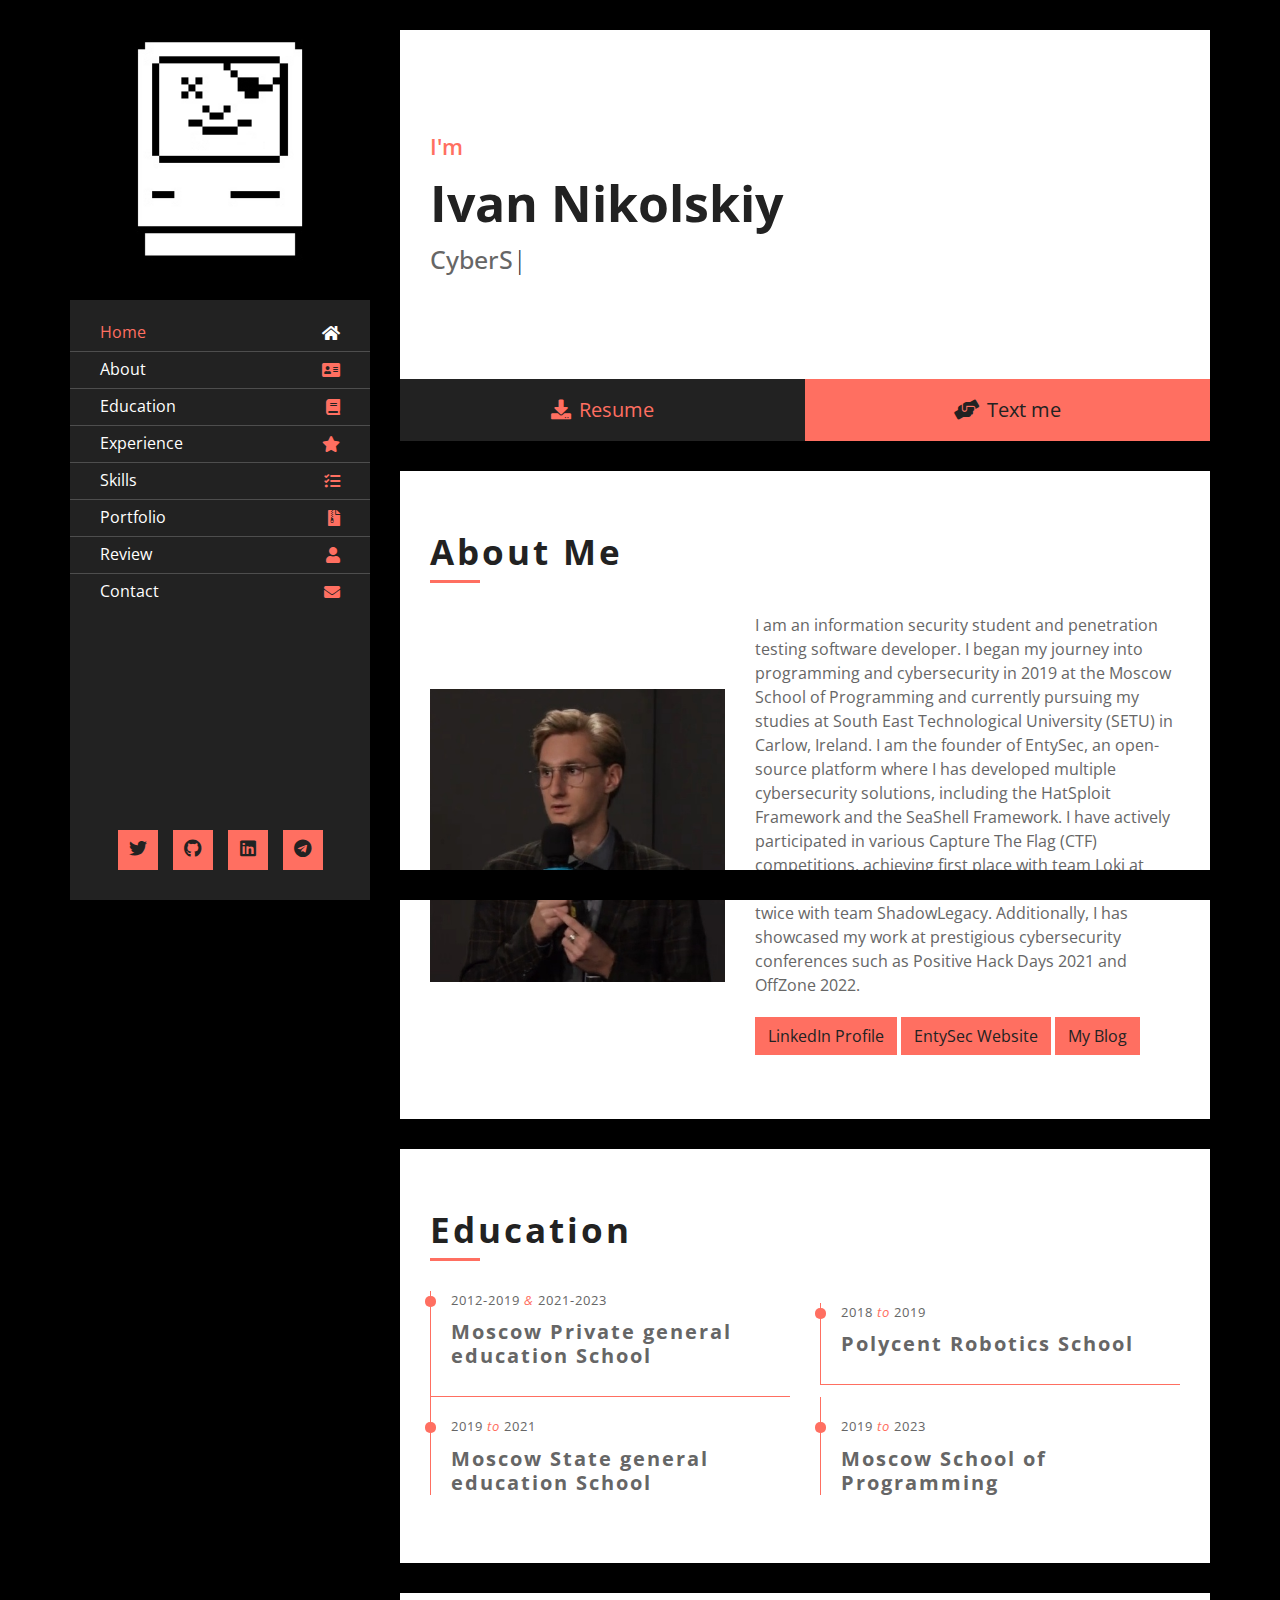
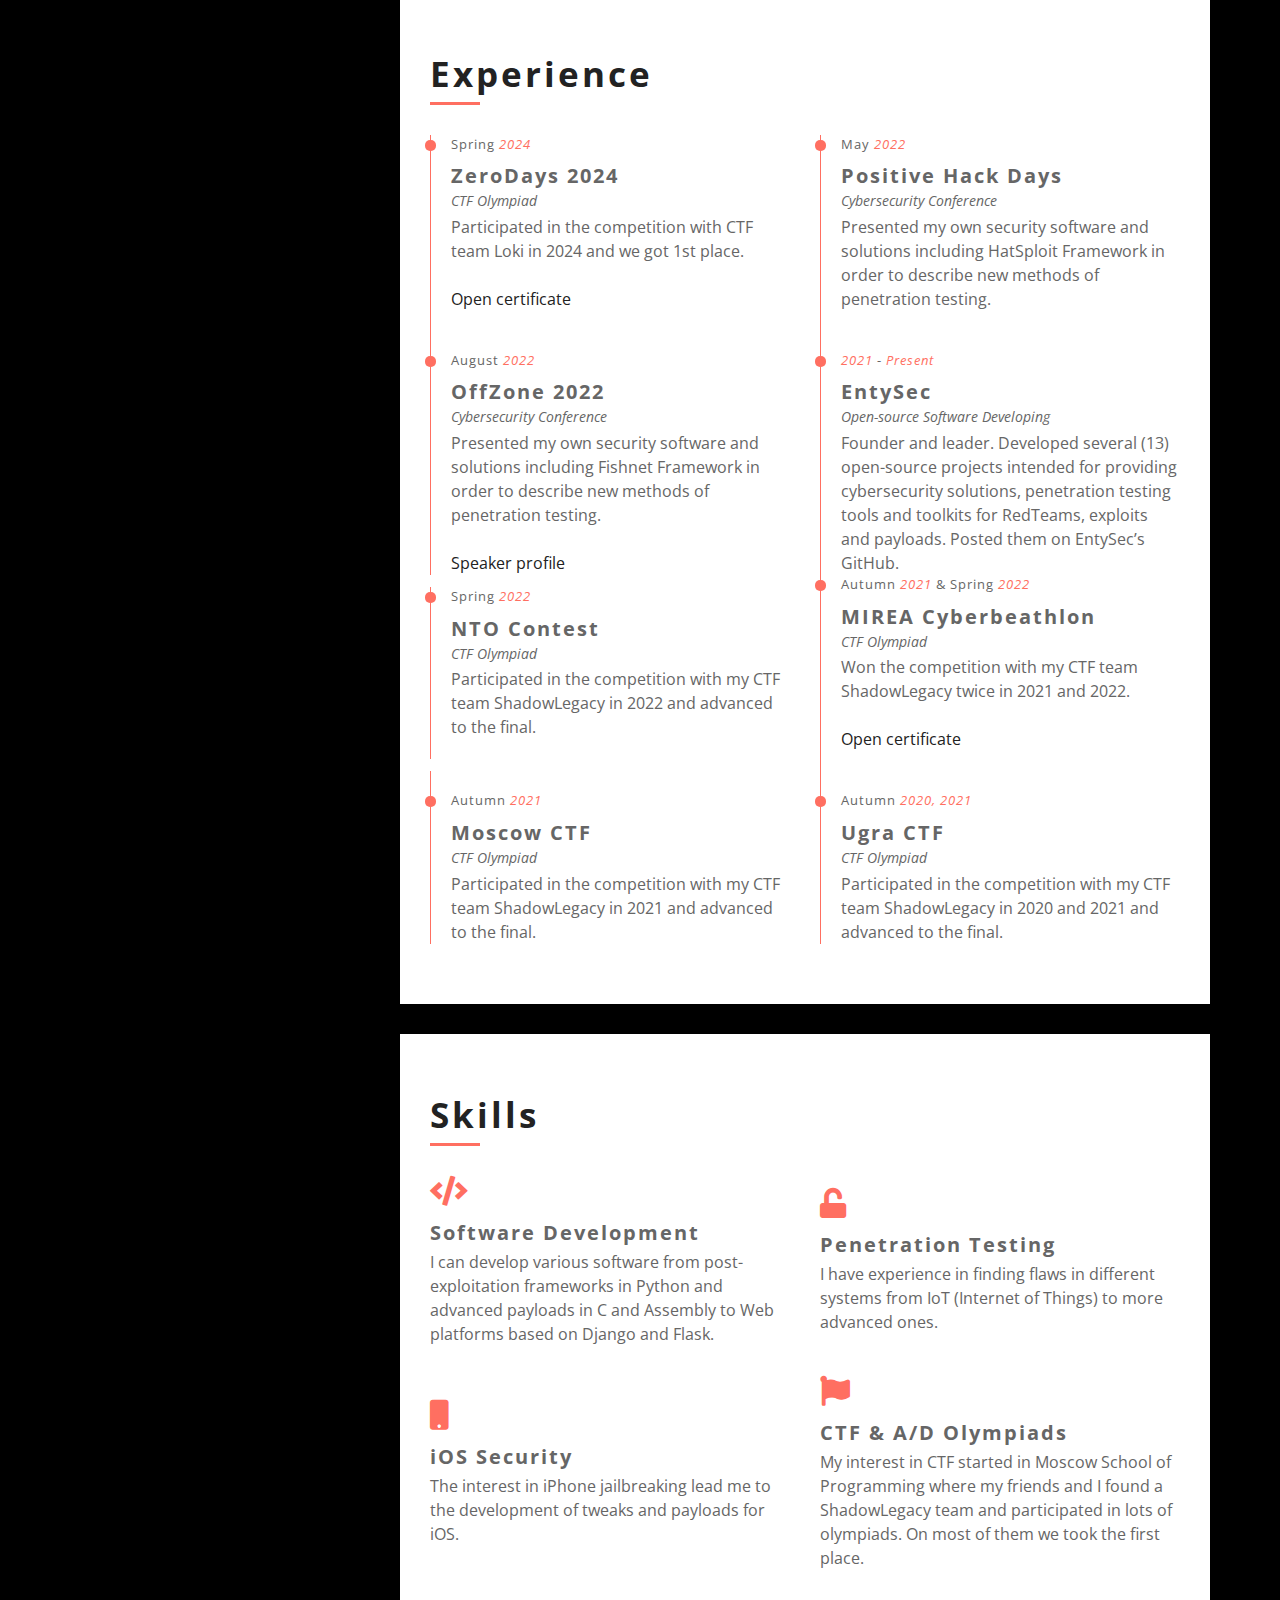
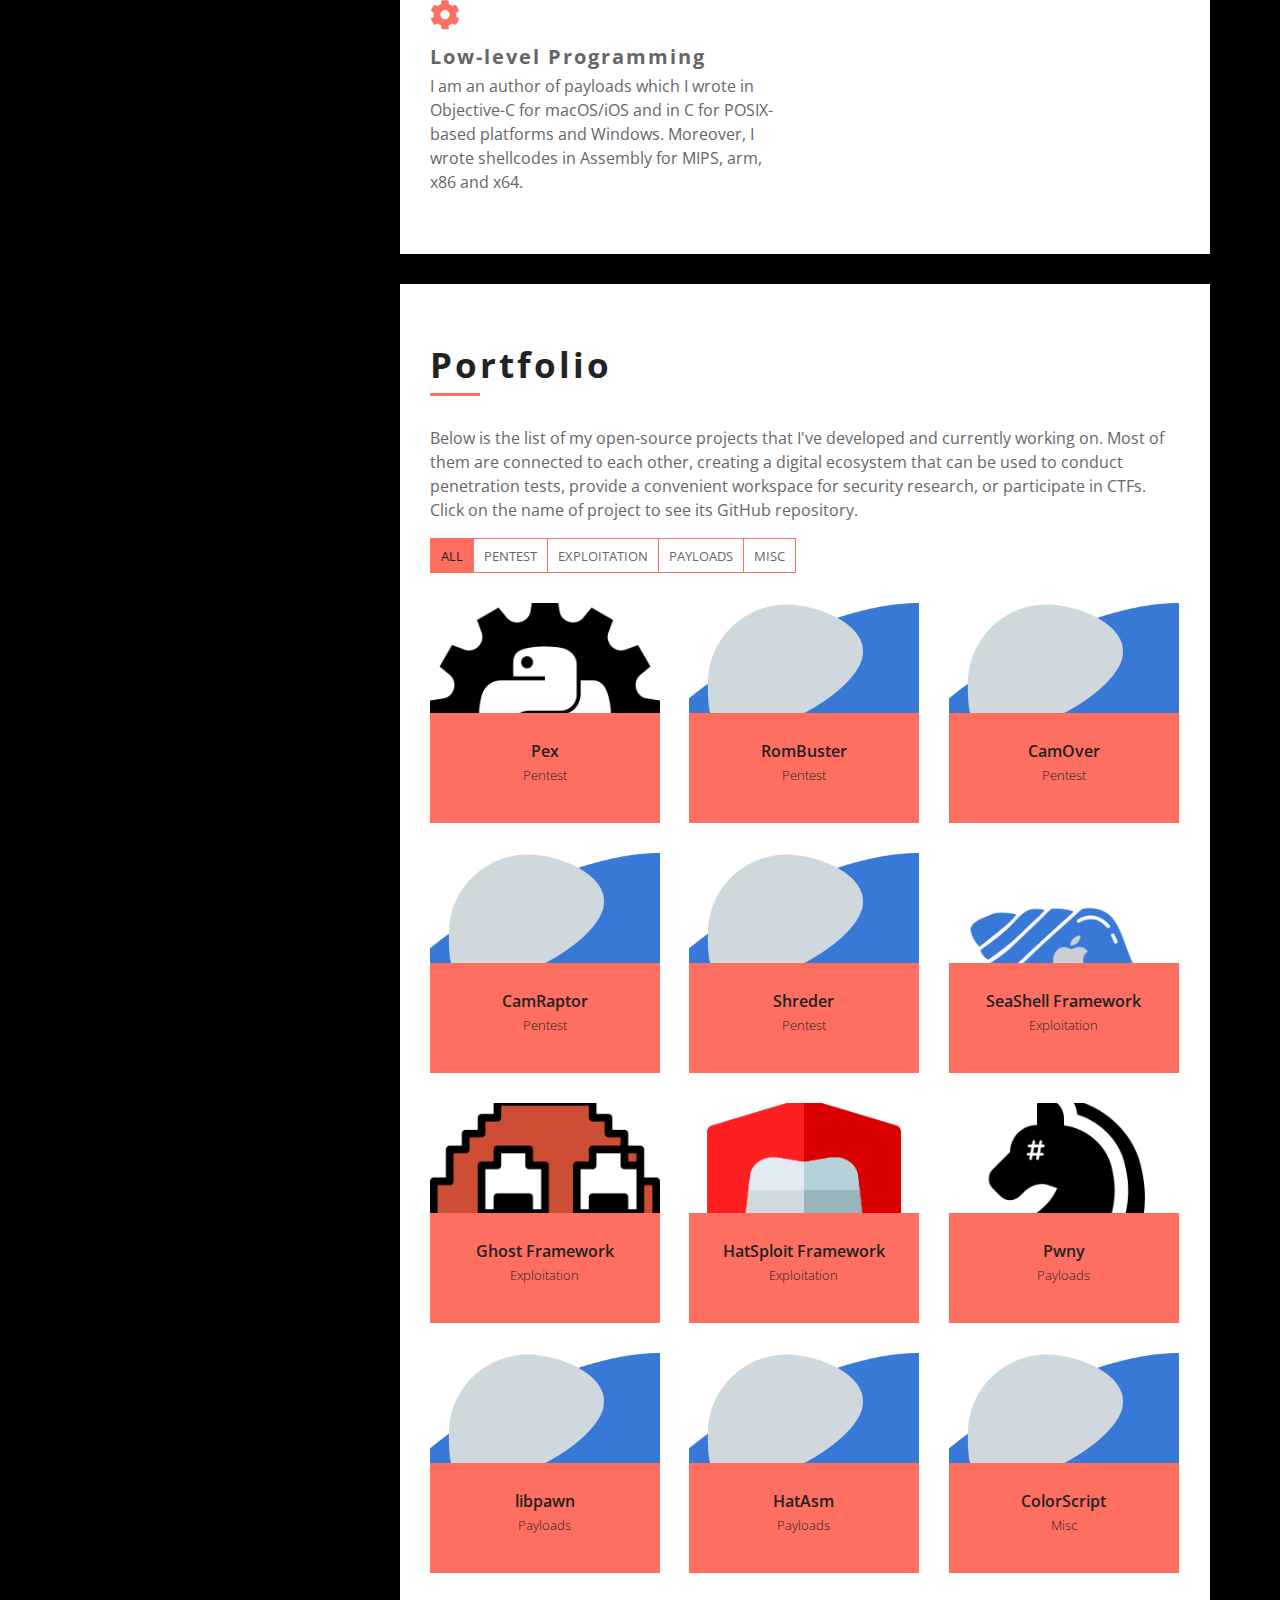
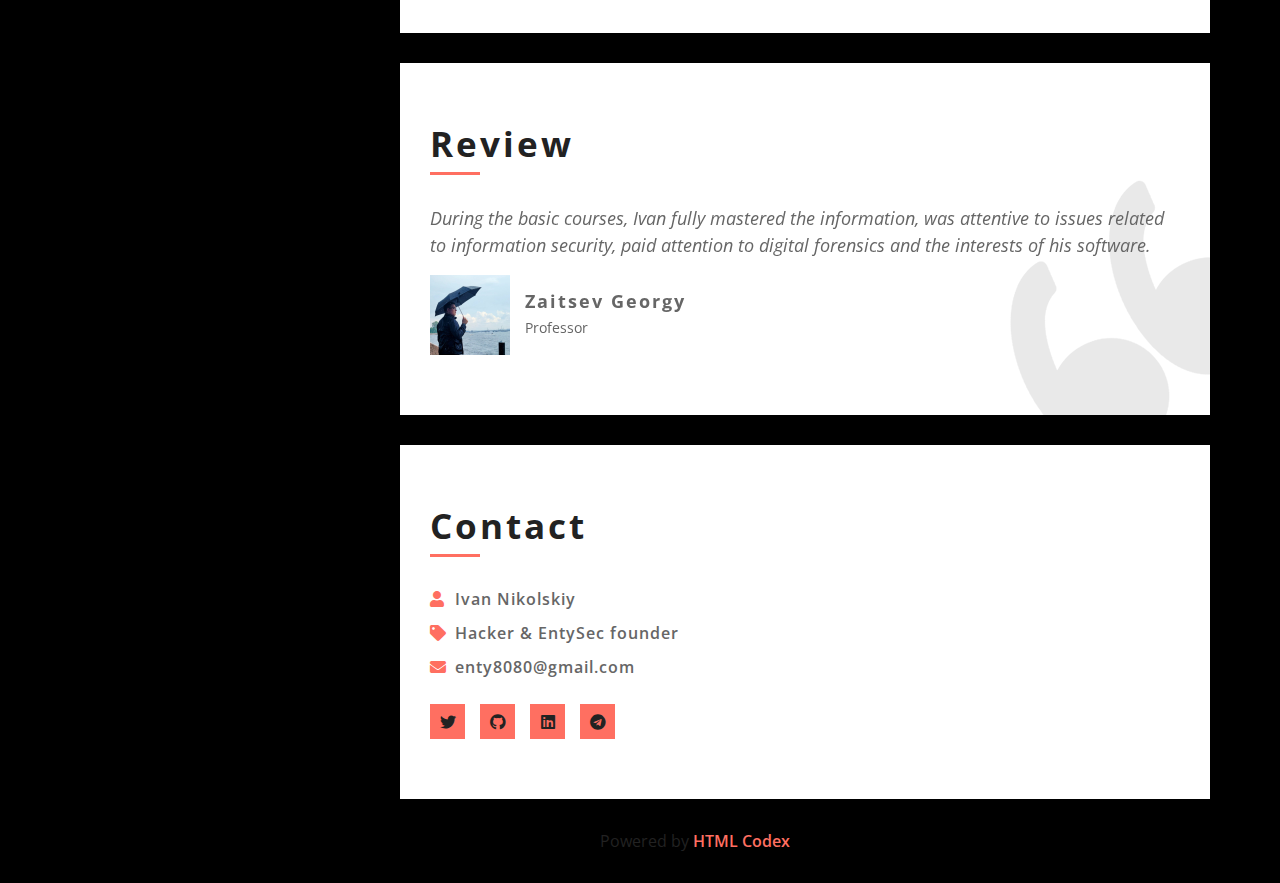
<file: index.html>
<!DOCTYPE html>
<html lang="en">
    <head>
        <meta charset="utf-8">
        <title>Ivan Nikolskiy (enty8080)</title>
        <meta content="width=device-width, initial-scale=1.0" name="viewport">
        <meta content="Ivan Nikolskiy (enty8080)" name="keywords">
        <meta content="Ivan Nikolskiy (enty8080)" name="description">

        <!-- Favicon -->
        <link href="img/favicon.ico" rel="icon">

        <!-- Google Fonts -->
        <link href="https://fonts.googleapis.com/css2?family=Open+Sans:300;400;600;700;800&display=swap" rel="stylesheet">

        <!-- CSS Libraries -->
        <link href="https://stackpath.bootstrapcdn.com/bootstrap/4.4.1/css/bootstrap.min.css" rel="stylesheet">
        <link href="https://cdnjs.cloudflare.com/ajax/libs/font-awesome/5.10.0/css/all.min.css" rel="stylesheet">
        <link href="lib/slick/slick.css" rel="stylesheet">
        <link href="lib/slick/slick-theme.css" rel="stylesheet">
        <link href="lib/lightbox/css/lightbox.min.css" rel="stylesheet">

        <!-- Template Stylesheet -->
        <link href="css/style.css" rel="stylesheet">
    </head>

    <body data-spy="scroll" data-target=".navbar" data-offset="51">
        <div class="wrapper">
            <div class="sidebar">
                <div class="sidebar-header">
                    <img src="img/about.jpg" alt="Image">
                </div>
                <div class="sidebar-content">
                    <nav class="navbar navbar-expand-md bg-dark navbar-dark">
                        <a href="#" class="navbar-brand">Navigation</a>
                        <button type="button" class="navbar-toggler" data-toggle="collapse" data-target="#navbarCollapse">
                            <span class="navbar-toggler-icon"></span>
                        </button>
                        <div class="collapse navbar-collapse" id="navbarCollapse">
                            <ul class="nav navbar-nav">
                                <li class="nav-item">
                                    <a class="nav-link" href="#header">Home<i class="fa fa-home"></i></a>
                                </li>
                                <li class="nav-item">
                                    <a class="nav-link" href="#about">About<i class="fa fa-address-card"></i></a>
                                </li>
                                <li class="nav-item">
                                    <a class="nav-link" href="#education">Education<i class="fa fa-book"></i></a>
                                </li>
                                <li class="nav-item">
                                    <a class="nav-link" href="#experience">Experience<i class="fa fa-star"></i></a>
                                </li>
                                <li class="nav-item">
                                    <a class="nav-link" href="#skills">Skills<i class="fa fa-tasks"></i></a>
                                </li>
                                <li class="nav-item">
                                    <a class="nav-link" href="#portfolio">Portfolio<i class="fa fa-file-archive"></i></a>
                                </li>
                                <li class="nav-item">
                                    <a class="nav-link" href="#review">Review<i class="fa fa-user"></i></a>
                                </li>
                                <li class="nav-item">
                                    <a class="nav-link" href="#contact">Contact<i class="fa fa-envelope"></i></a>
                                </li>
                            </ul>
                        </div>
                    </nav>
                </div>
                <div class="sidebar-footer">
                    <a href="https://twitter.com/enty8080"><i class="fab fa-twitter"></i></a>
                    <a href="https://github.com/enty8080"><i class="fab fa-github"></i></a>
                    <a href="https://www.linkedin.com/in/ivan-nikolskiy-42a918293/"><i class="fab fa-linkedin"></i></a>
                    <a href="https://t.me/enty8080"><i class="fab fa-telegram"></i></a>
                </div>
            </div>
            <div class="content">
                <!-- Header Start -->
                <div class="header" id="header">
                    <div class="content-inner">
                        <p>I'm</p>
                        <h1>Ivan Nikolskiy</h1>
                        <h2></h2>
                        <div class="typed-text">CyberSec Developer, Security Researcher, Pentester, Software Developer, EntySec Founder</div>
                    </div>
                </div>
                <!-- Header End -->
                
                <!-- Large Button Start -->
                <div class="large-btn">
                    <div class="content-inner">
                        <a class="btn" href="assets/cv.pdf"><i class="fa fa-download"></i>Resume</a>
                        <a class="btn" href="https://t.me/enty8080"><i class="fa fa-hands-helping"></i>Text me</a>
                    </div>
                </div>
                <!-- Large Button End -->
                
                <!-- About Start -->
                <div class="about" id="about">
                    <div class="content-inner">
                        <div class="content-header">
                            <h2>About Me</h2>
                        </div>
                        <div class="row align-items-center">
                            <div class="col-md-6 col-lg-5">
                                <img src="img/profile.jpg" alt="Image">
                            </div>
                            <div class="col-md-6 col-lg-7">
                                <p>
                                    I am an information security student and penetration testing software developer. I began my journey into programming and cybersecurity in 2019 at the Moscow School of Programming and currently pursuing my studies at South East Technological University (SETU) in Carlow, Ireland. I am the founder of EntySec, an open-source platform where I has developed multiple cybersecurity solutions, including the HatSploit Framework and the SeaShell Framework. I have actively participated in various Capture The Flag (CTF) competitions, achieving first place with team Loki at ZeroDays 2024 and winning the MIREA Cyberbeathlon twice with team ShadowLegacy. Additionally, I has showcased my work at prestigious cybersecurity conferences such as Positive Hack Days 2021 and OffZone 2022.
                                </p>
                                <a class="btn mt-1 mb-1" href="https://www.linkedin.com/in/ivan-nikolskiy-42a918293/">LinkedIn Profile</a>
                                <a class="btn mt-1 mb-1" href="https://entysec.com/">EntySec Website</a>
                                <a class="btn mt-1 mb-1" href="https://blog.entysec.com/">My Blog</a>
                            </div>
                        </div>
                    </div>
                </div>
                <!-- About End -->
                
                <!-- Education Start -->
                <div class="education" id="education">
                    <div class="content-inner">
                        <div class="content-header">
                            <h2>Education</h2>
                        </div>
                        <div class="row align-items-center">
                            <div class="col-md-6">
                                <div class="edu-col">
                                    <span>2012-2019 <i>&</i> 2021-2023</span>
                                    <h3>Moscow Private general education School</h3>
                                    <p></p>
                                </div>
                            </div>
                            <div class="col-md-6">
                                <div class="edu-col">
                                    <span>2018 <i>to</i> 2019</span>
                                    <h3>Polycent Robotics School</h3>
                                    <p></p>
                                </div>
                            </div>
                            <div class="col-md-6">
                                <div class="edu-col">
                                    <span>2019 <i>to</i> 2021</span>
                                    <h3>Moscow State general education School</h3>
                                    <p></p>
                                </div>
                            </div>
                            <div class="col-md-6">
                                <div class="edu-col">
                                    <span>2019 <i>to</i> 2023</span>
                                    <h3>Moscow School of Programming</h3>
                                    <p></p>
                                </div>
                            </div>
                        </div>
                    </div>
                </div>
                <!-- Education Start -->
                
                <!-- Experience Start -->
                <div class="experience" id="experience">
                    <div class="content-inner">
                        <div class="content-header">
                            <h2>Experience</h2>
                        </div>
                        <div class="row align-items-center">
                            <div class="col-md-6">
                                <div class="exp-col">
                                    <span>Spring <i>2024</i></span>
                                    <h3>ZeroDays 2024</h3>
                                    <h4>CTF Olympiad</h4>
                                    <p>Participated in the competition with CTF team Loki in 2024 and we got 1st place.<br><br><a href="assets/certs/zerodays.html">Open certificate</a></p>
                                </div>
                            </div>
                            <div class="col-md-6">
                                <div class="exp-col">
                                    <span>May <i>2022</i></span>
                                    <h3>Positive Hack Days</h3>
                                    <h4>Cybersecurity Conference</h4>
                                    <p>Presented my own security software and solutions including HatSploit Framework in order to describe new methods of penetration testing.</p>
                                </div>
                            </div>
                            <div class="col-md-6">
                                <div class="exp-col">
                                    <span>August <i>2022</i></span>
                                    <h3>OffZone 2022</h3>
                                    <h4>Cybersecurity Conference</h4>
                                    <p>Presented my own security software and solutions including Fishnet Framework in order to describe new methods of penetration testing.<br><br><a href="https://2022.offzone.moscow/speakers/ivan-nikolsky/">Speaker profile</a></p>
                                </div>
                            </div>
                            <div class="col-md-6">
                                <div class="exp-col">
                                    <span><i>2021</i> - <i>Present</i></span>
                                    <h3>EntySec</h3>
                                    <h4>Open-source Software Developing</h4>
                                    <p>Founder and leader. Developed several (13) open-source projects intended for providing cybersecurity solutions, penetration testing tools and toolkits for RedTeams, exploits and payloads. Posted them on EntySec’s GitHub.</p>
                                </div>
                            </div>
                        </div>
                        <div class="row align-items-center">
                            <div class="col-md-6">
                                <div class="exp-col">
                                    <span>Spring <i>2022</i></span>
                                    <h3>NTO Contest</h3>
                                    <h4>CTF Olympiad</h4>
                                    <p>Participated in the competition with my CTF team ShadowLegacy in 2022 and advanced to the final.</p>
                                </div>
                            </div>
                            <div class="col-md-6">
                                <div class="exp-col">
                                    <span>Autumn <i>2021</i> & Spring <i>2022</i></span>
                                    <h3>MIREA Cyberbeathlon</h3>
                                    <h4>CTF Olympiad</h4>
                                    <p>Won the competition with my CTF team ShadowLegacy twice in 2021 and 2022.<br><br><a href="assets/certs/cyberbeathlon.pdf">Open certificate</a></p>
                                </div>
                            </div>
                            <div class="col-md-6">
                                <div class="exp-col">
                                    <span>Autumn <i>2021</i></span>
                                    <h3>Moscow CTF</h3>
                                    <h4>CTF Olympiad</h4>
                                    <p>Participated in the competition with my CTF team ShadowLegacy in 2021 and advanced to the final.</p>
                                </div>
                            </div>
                            <div class="col-md-6">
                                <div class="exp-col">
                                    <span>Autumn <i>2020, 2021</i></span>
                                    <h3>Ugra CTF</h3>
                                    <h4>CTF Olympiad</h4>
                                    <p>Participated in the competition with my CTF team ShadowLegacy in 2020 and 2021 and advanced to the final.</p>
                                </div>
                            </div>
                        </div>
                    </div>
                </div>
                <!-- Experience Start -->
                
                <!-- Service Start -->
                <div class="skills" id="skills">
                    <div class="content-inner">
                        <div class="content-header">
                            <h2>Skills</h2>
                        </div>
                        <div class="row align-items-center">
                            <div class="col-md-6">
                                <div class="srv-col">
                                    <i class="fa fa-code"></i>
                                    <h3>Software Development</h3>
                                    <p>I can develop various software from post-exploitation frameworks in Python and advanced payloads in C and Assembly to Web platforms based on Django and Flask.</p>
                                </div>
                            </div>
                            <div class="col-md-6">
                                <div class="srv-col">
                                    <i class="fa fa-unlock"></i>
                                    <h3>Penetration Testing</h3>
                                    <p>I have experience in finding flaws in different systems from IoT (Internet of Things) to more advanced ones.</p>
                                </div>
                            </div>
                            <div class="col-md-6">
                                <div class="srv-col">
                                    <i class="fa fa-mobile"></i>
                                    <h3>iOS Security</h3>
                                    <p>The interest in iPhone jailbreaking lead me to the development of tweaks and payloads for iOS.</p>
                                </div>
                            </div>
                            <div class="col-md-6">
                                <div class="srv-col">
                                    <i class="fa fa-flag"></i>
                                    <h3>CTF & A/D Olympiads</h3>
                                    <p>My interest in CTF started in Moscow School of Programming where my friends and I found a ShadowLegacy team and participated in lots of olympiads. On most of them we took the first place.</p>
                                </div>
                            </div>
                        </div>
                        <div class="row align-items-center">
                            <div class="col-md-6">
                                <div class="srv-col">
                                    <i class="fa fa-cog"></i>
                                    <h3>Low-level Programming</h3>
                                    <p>I am an author of payloads which I wrote in Objective-C for macOS/iOS and in C for POSIX-based platforms and Windows. Moreover, I wrote shellcodes in Assembly for MIPS, arm, x86 and x64.</p>
                                </div>
                            </div>
                        </div>
                    </div>
                </div>
                <!-- Service Start -->
                
                <!-- Portfolio Start -->
                <div class="portfolio" id="portfolio">
                    <div class="content-inner">
                        <div class="content-header">
                            <h2>Portfolio</h2>
                        </div>
                        <p>Below is the list of my open-source projects that I've developed and currently working on. Most of them are connected to each other, creating a digital ecosystem that can be used to conduct penetration tests, provide a convenient workspace for security research, or participate in CTFs. Click on the name of project to see its GitHub repository.</p>
                        <div class="row">
                            <div class="col-lg-12">
                                <ul id="portfolio-flters">
                                    <li data-filter="*" class="filter-active">All</li>
                                    <li data-filter=".pentest">Pentest</li>
                                    <li data-filter=".exploitation">Exploitation</li>
                                    <li data-filter=".payloads">Payloads</li>
                                    <li data-filter=".misc">Misc</li>
                                </ul>
                            </div>
                        </div>
                        <div class="row portfolio-container">
                            <div class="col-lg-4 col-md-6 portfolio-item pentest">
                                <div class="portfolio-wrap">
                                    <figure>
                                        <img src="img/pex.png" class="img-fluid" alt="">
                                        <a class="portfolio-title" href="https://github.com/EntySec/Pex">Pex <span>Pentest</span></a>
                                    </figure>
                                </div>
                            </div>

                            <div class="col-lg-4 col-md-6 portfolio-item pentest">
                                <div class="portfolio-wrap">
                                    <figure>
                                        <img src="img/entysec.png" class="img-fluid" alt="">
                                        <a class="portfolio-title" href="https://github.com/EntySec/RomBuster">RomBuster <span>Pentest</span></a>
                                    </figure>
                                </div>
                            </div>

                            <div class="col-lg-4 col-md-6 portfolio-item pentest">
                                <div class="portfolio-wrap">
                                    <figure>
                                        <img src="img/entysec.png" class="img-fluid" alt="">
                                        <a class="portfolio-title" href="https://github.com/EntySec/CamOver">CamOver <span>Pentest</span></a>
                                    </figure>
                                </div>
                            </div>

                            <div class="col-lg-4 col-md-6 portfolio-item pentest">
                                <div class="portfolio-wrap">
                                    <figure>
                                        <img src="img/entysec.png" class="img-fluid" alt="">
                                        <a class="portfolio-title" href="https://github.com/EntySec/CamRaptor">CamRaptor <span>Pentest</span></a>
                                    </figure>
                                </div>
                            </div>

                            <div class="col-lg-4 col-md-6 portfolio-item pentest">
                                <div class="portfolio-wrap">
                                    <figure>
                                        <img src="img/entysec.png" class="img-fluid" alt="">
                                        <a class="portfolio-title" href="https://github.com/EntySec/Shreder">Shreder <span>Pentest</span></a>
                                    </figure>
                                </div>
                            </div>

                            <div class="col-lg-4 col-md-6 portfolio-item exploitation">
                                <div class="portfolio-wrap">
                                    <figure>
                                        <img src="img/seashell.png" class="img-fluid" alt="">
                                        <a class="portfolio-title" href="https://github.com/EntySec/SeaShell">SeaShell Framework <span>Exploitation</span></a>
                                    </figure>
                                </div>
                            </div>

                            <div class="col-lg-4 col-md-6 portfolio-item exploitation">
                                <div class="portfolio-wrap">
                                    <figure>
                                        <img src="img/ghost.png" class="img-fluid" alt="">
                                        <a class="portfolio-title" href="https://github.com/EntySec/Ghost">Ghost Framework <span>Exploitation</span></a>
                                    </figure>
                                </div>
                            </div>

                            <div class="col-lg-4 col-md-6 portfolio-item exploitation">
                                <div class="portfolio-wrap">
                                    <figure>
                                        <img src="img/hatsploit.png" class="img-fluid" alt="">
                                        <a class="portfolio-title" href="https://hatsploit.com/">HatSploit Framework <span>Exploitation</span></a>
                                    </figure>
                                </div>
                            </div>

                            <div class="col-lg-4 col-md-6 portfolio-item payloads">
                                <div class="portfolio-wrap">
                                    <figure>
                                        <img src="img/pwny.png" class="img-fluid" alt="">
                                        <a class="portfolio-title" href="https://github.com/EntySec/Pwny">Pwny <span>Payloads</span></a>
                                    </figure>
                                </div>
                            </div>

                            <div class="col-lg-4 col-md-6 portfolio-item payloads">
                                <div class="portfolio-wrap">
                                    <figure>
                                        <img src="img/entysec.png" class="img-fluid" alt="">
                                        <a class="portfolio-title" href="https://github.com/EntySec/libpawn">libpawn <span>Payloads</span></a>
                                    </figure>
                                </div>
                            </div>

                            <div class="col-lg-4 col-md-6 portfolio-item payloads">
                                <div class="portfolio-wrap">
                                    <figure>
                                        <img src="img/entysec.png" class="img-fluid" alt="">
                                        <a class="portfolio-title" href="https://github.com/EntySec/HatAsm">HatAsm <span>Payloads</span></a>
                                    </figure>
                                </div>
                            </div>

                            <div class="col-lg-4 col-md-6 portfolio-item misc">
                                <div class="portfolio-wrap">
                                    <figure>
                                        <img src="img/entysec.png" class="img-fluid" alt="">
                                        <a class="portfolio-title" href="https://github.com/EntySec/ColorScript">ColorScript <span>Misc</span></a>
                                    </figure>
                                </div>
                            </div>
                        </div>
                    </div>
                </div>
                <!-- Portfolio Start -->
                
                <!-- Review Start -->
                <div class="review" id="review">
                    <div class="content-inner">
                        <div class="content-header">
                            <h2>Review</h2>
                        </div>
                        <div class="row align-items-center review-slider">
                            <div class="col-md-12">
                                <div class="review-slider-item">
                                    <div class="review-text">
                                        <p>
                                            During the basic courses, Ivan fully mastered the information, was attentive to issues related to information security, paid attention to digital forensics and the interests of his software.
                                        </p>
                                    </div>
                                    <div class="review-img">
                                        <img src="img/review-1.png" alt="Image">
                                        <div class="review-name">
                                            <h3>Zaitsev Georgy</h3>
                                            <p>Professor</p>
                                        </div>
                                    </div>
                                </div>
                            </div>
                        </div>
                    </div>
                </div>
                <!-- Review End -->
                
                <!-- Contact Start -->
                <div class="contact" id="contact">
                    <div class="content-inner">
                        <div class="content-header">
                            <h2>Contact</h2>
                        </div>
                        <div class="row align-items-center">
                            <div class="col-md-12">
                                <div class="contact-info">
                                    <p><i class="fa fa-user"></i>Ivan Nikolskiy</p>
                                    <p><i class="fa fa-tag"></i>Hacker & EntySec founder</p>
                                    <p><i class="fa fa-envelope"></i><a href="mailto:enty8080@gmail.com">enty8080@gmail.com</a></p>
                                    <div class="social">
                                        <a class="btn" href="https://twitter.com/enty8080"><i class="fab fa-twitter"></i></a>
                                        <a class="btn" href="https://github.com/enty8080"><i class="fab fa-github"></i></a>
                                        <a class="btn" href="https://www.linkedin.com/in/ivan-nikolskiy"><i class="fab fa-linkedin"></i></a>
                                        <a class="btn" href="https://t.me/enty8080"><i class="fab fa-telegram"></i></a>
                                    </div>
                                </div>
                            </div>
                            <!--
                            <div class="col-md-6">
                                <div class="form">
                                    <form>
                                        <div class="form-row">
                                            <div class="form-group col-md-6">
                                                <input type="text" class="form-control" placeholder="Your Name" />
                                            </div>
                                            <div class="form-group col-md-6">
                                                <input type="email" class="form-control" placeholder="Your Email" />
                                            </div>
                                        </div>
                                        <div class="form-group">
                                            <input type="text" class="form-control" placeholder="Subject" />
                                        </div>
                                        <div class="form-group">
                                            <textarea class="form-control" rows="5" placeholder="Message"></textarea>
                                        </div>
                                        <div><button class="btn" type="submit">Send Message</button></div>
                                    </form>
                                </div>
                            </div>-->
                        </div>
                    </div>
                </div>
                <!-- Contact End -->
                
                <!-- Footer Start -->
                <div class="footer">
                    <div class="content-inner">
                        <div class="row align-items-center">
                            <div class="col-md-6">
                                <p>Powered by <a href="https://htmlcodex.com">HTML Codex</a></p>
                            </div>
                        </div>
                    </div>
                </div>
                <!-- Footer Start -->
            </div>
        </div>
        
        <!-- Back to Top -->
        <a href="#" class="back-to-top"><i class="fa fa-angle-double-up"></i></a>
        
        <!-- JavaScript Libraries -->
        <script src="https://code.jquery.com/jquery-3.4.1.min.js"></script>
        <script src="https://stackpath.bootstrapcdn.com/bootstrap/4.4.1/js/bootstrap.bundle.min.js"></script>
        <script src="lib/easing/easing.min.js"></script>
        <script src="lib/slick/slick.min.js"></script>
        <script src="lib/typed/typed.min.js"></script>
        <script src="lib/waypoints/waypoints.min.js"></script>
        <script src="lib/isotope/isotope.pkgd.min.js"></script>
        <script src="lib/lightbox/js/lightbox.min.js"></script>
        
        <!-- Template Javascript -->
        <script src="js/main.js"></script>
    </body>
</html>
</file>
<file: css/style.css>
/**********************************/
/********** General CSS ***********/
/**********************************/
body {
    color: #666666;
    background: #000000;
    font-family: 'Open Sans', sans-serif;
}

a {
    color: #222222;
    transition: all .3s;
}

a:hover,
a:active,
a:focus {
    color: #FF6F61;
    outline: none;
    text-decoration: none;
}

.btn:focus {
    box-shadow: none;
}


/**********************************/
/****** Layout with Sidebar *******/
/**********************************/
.wrapper {
    position: relative;
    margin: 0 auto;
    width: 100%;
    max-width: 1140px;
}

.wrapper .sidebar {
    position: relative;
    width: 100%;
    float: left;
    background: #222222;
}

.wrapper .content {
    position: relative;
    width: 100%;
    padding: 15px;
    float: left;
    background: #000000;
}

.wrapper .sidebar-header,
.wrapper .sidebar-footer {
    display: none;
}

.navbar {
    padding: 15px;
    background: #222222 !important;
}

.navbar-expand-md .navbar-nav .nav-item {
    width: 100%;
    border-top: 1px solid rgba(255, 255, 255, .2);
}

.navbar-expand-md .navbar-nav .nav-item:first-child{
    border-top: none;
}

.navbar-expand-md .navbar-nav .nav-link {
    color: #ffffff;
    padding: 5px 15px 7px 15px;
    transition: all .3s;
}

.navbar-expand-md .navbar-nav .nav-link i {
    color: #FF6F61;
    float: right;
    padding-top: 5px;
    transition: all .3s;
}

.navbar-expand-md .navbar-nav .nav-link:hover,
.navbar-expand-md .navbar-nav .nav-link.active {
    color: #FF6F61;
}

.navbar-expand-md .navbar-nav .nav-link:hover i,
.navbar-expand-md .navbar-nav .nav-link.active i{
    color: #ffffff;
}


.wrapper .sidebar,
.wrapper .content {
    -webkit-transition: margin 200ms ease-out;
    -moz-transition: margin 200ms ease-out;
    -o-transition: margin 200ms ease-out;
    transition: margin 200ms ease-out;
}

@media (min-width: 768px) {
    .wrapper .content {
        padding: 30px 0px 30px 30px;
    }
    
    .wrapper .content::before,
    .wrapper .content::after {
        position: fixed;
        content: "";
        width: 100%;
        height: 30px;
        background: #000000;
        z-index: 1;
    }
    
    .wrapper .content::before {
        top: 0;
    }
    
    .wrapper .content::after {
        bottom: 0;
    }
    
    .wrapper .sidebar {
        position: fixed;
        width: 300px;
        height: 100%;
        margin-left: -250px;
        float: left;
        overflow: auto;
        scrollbar-width: thin;
        scrollbar-color: gray;
        z-index: 2;
    }

    .wrapper .sidebar:hover {
        margin-left: 0px;
    }
    
    .wrapper .content {
        position: relative;
        width: calc(100% - 50px);
        margin-left: 50px;
        float: right;
    }
    
    .wrapper .sidebar:hover  .sidebar-header {
        position: relative;
        display: block;
        width: 100%;
    }

    .wrapper .sidebar .sidebar-header img {
        width: 100%;
        height: auto;
    }
    
    .navbar-brand {
        display: none;
    }
    
    .navbar {
        padding: 15px 0;
        flex-direction: column;
    }
    
    .wrapper .sidebar:hover .navbar-expand-md .navbar-nav .nav-link {
        padding: 5px 30px 7px 30px;
    }
    
    .wrapper .sidebar::-webkit-scrollbar {
        width: 7px;
    }

    .wrapper .sidebar::-webkit-scrollbar-track {
        -webkit-box-shadow: inset 0 0 6px rgba(0,0,0,0.1);
    }

    .wrapper .sidebar::-webkit-scrollbar-thumb {
        background-color: darkgrey;
        outline: 1px solid slategrey;
        border-radius: 7px
    }
    
    .navbar-brand {
        display: none;
    }
    
    .sidebar .sidebar-footer {
        width: 300px;
        position: fixed;
        bottom: 0;
        padding: 15px;
        font-size: 0;
        text-align: center;
        background: #222222;
    }
    
    .sidebar .sidebar-footer a {
        display: inline-block;
        width: 40px;
        height: 40px;
        padding: 5px 0;
        margin: 0 15px 15px 0;
        text-align: center;
        font-size: 18px;
        color: #222222;
        background: #FF6F61;
    }
    
    .sidebar .sidebar-footer a:last-child {
        margin-right: 0;
    }
    
    .sidebar .sidebar-footer a:hover {
        color: #FF6F61;
        background: #ffffff;
    }
    
    .sidebar:hover .sidebar-footer {
        display: block;
    }
}

@media (min-width: 992px) {
    .wrapper .sidebar {
        margin: 0;
    }

    .wrapper .content {
        width: calc(100% - 300px);
        margin-left: 300px;
    }

    .sidebar .sidebar-header {
        position: relative;
        display: block;
        width: 100%;
    }
    
    .navbar-expand-md .navbar-nav .nav-link {
        padding: 5px 30px 7px 30px;
    }
    
    .sidebar .sidebar-footer {
        display: block;
    }
}

@media (max-width: 1140px) {
    .wrapper .content {
        padding: 30px;
    }
}

@media (max-width: 576px) {
    .wrapper .content {
        padding: 15px;
    }
}


/**********************************/
/******** Back to Top CSS *********/
/**********************************/
.back-to-top {
    position: fixed;
    display: none;
    width: 30px;
    height: 30px;
    text-align: center;
    line-height: 1;
    font-size: 30px;
    right: 30px;
    bottom: 30px;
    transition: background 0.5s;
    z-index: 11;
}

.back-to-top i {
    color: #222222;
}

.back-to-top i:hover {
    color: #FF6F61;
}

.back-to-top {
    -webkit-animation: action 1s infinite  alternate;
    animation: action 1s infinite  alternate;
}

@-webkit-keyframes action {
    0% { transform: translateY(0); }
    100% { transform: translateY(-15px); }
}

@keyframes action {
    0% { transform: translateY(0); }
    100% { transform: translateY(-15px); }
}


/**********************************/
/*********** Header CSS ***********/
/**********************************/
.header {
    position: relative;
    background: #ffffff;
}

.header .content-inner {
    padding: 100px 30px;
    background-size: contain;
}

.header p {
    color: #FF6F61;
    font-size: 22px;
    font-weight: 600;
    margin-bottom: 10px;
}

.header h1 {
    color: #222222;
    font-size: 50px;
    font-weight: 700;
}

.header h2 {
    display: inline-block;
    margin: 0;
    height: 25px;
    font-size: 25px;
}

.header .typed-text {
    display: none;
}

.header .typed-cursor {
    font-size: 25px;
    font-weight: 300;
    color: #222222;
}

.large-btn .content-inner {
    font-size: 0;
    border-bottom: 30px solid #000000;
}

.large-btn .btn {
    position: relative;
    width: 50%;
    padding: 15px 0;
    color: #FF6F61;
    font-size: 20px;
    background: #222222;
    border-radius: 0;
}

.large-btn .btn:last-child {
    color: #222222;
    background: #FF6F61;
}

.large-btn .btn i {
    margin-right: 8px;
}

.large-btn .btn::after {
    position: absolute;
    content: "";
    width: 0;
    height: 100%;
    top: 0;
    left: 0;
    transition: all .3s;
}

.large-btn .btn:hover::after {
    width: 100%;
    background: rgba(255, 255, 255, .1);
}


/**********************************/
/******* Content Header CSS *******/
/**********************************/
.content-header {
    position: relative;
    width: 100%;
    margin-bottom: 30px;
    padding-bottom: 10px;
}

.content-header h2 {
    color: #222222;
    font-size: 35px;
    font-weight: 700;
    letter-spacing: 3px;
    margin: 0;
}

.content-header::after {
    content: '';
    position: absolute;
    display: block;
    width: 50px;
    height: 3px;
    bottom: 0;
    left: 0;
    background: #FF6F61;
}


/**********************************/
/*********** About CSS ************/
/**********************************/
.about {
    position: relative;
    padding: 60px 30px;
    background: #ffffff;
    border-bottom: 30px solid #000000;
}


.about img {
    width: 100%;
    height: auto;
}

@media(max-width: 767.98px) {
    .about img {
        margin-bottom: 15px;
    }
}

.about .btn {
    border-radius: 0;
    color: #222222;
    background: #FF6F61;
    transition: all .3s;
}

.about .btn:hover {
    color: #FF6F61;
    background: #222222;
}

.about .skills {
    padding-top: 15px;
}

.about .skill-name {
    margin-top: 15px;
}

.about .skill-name p {
    display: inline-block;
    margin-bottom: 5px;
    font-size: 16px;
    font-weight: 400;
}

.about .skill-name p:last-child {
    float: right;
}

.about .progress {
    height: 5px;
    border: 1px solid #FF6F61;
    border-radius: 0;
    background: #ffffff;
}

.about .progress .progress-bar {
    width: 1px;
    background: #FF6F61;
    border-radius: 0;
    transition: 1s;
}


/**********************************/
/********* Education CSS **********/
/**********************************/
.education {
    position: relative;
    padding: 60px 30px;
    background: #ffffff;
    border-bottom: 30px solid #000000;
}

.education .edu-col {
    position: relative;
    width: 100%;
    padding: 20px 0 20px 20px;
    border-left: 1px solid #FF6F61;
    border-bottom: 1px solid #FF6F61;
}

.education .col-md-6:first-child .edu-col {
    padding-top: 0;
}

.education .col-md-6:last-child .edu-col {
    border-bottom: none;
    padding-bottom: 0;
}

@media (min-width: 768px) {
    .education .col-md-6:nth-child(-n+2) .edu-col {
        padding-top: 0;
    }

    .education .col-md-6:last-child .edu-col,
    .education .col-md-6:nth-last-child(2) .edu-col {
        border-bottom: none;
        padding-bottom: 0;
    }
}

.education .edu-col span {
    position: relative;
    display: block;
    font-size: 13px;
    letter-spacing: 1px;
    margin-bottom: 10px;
}

.education .edu-col span::before {
    position: absolute;
    content: "";
    width: 11px;
    height: 11px;
    background: #FF6F61;
    top: 5px;
    left: -26px;
    border-radius: 5px;
}

.education .edu-col span i {
    color: #FF6F61;
}

.education .edu-col h3 {
    font-size: 20px;
    font-weight: 700;
    letter-spacing: 2px;
}

.education .edu-col p {
    margin: 0;
}


/**********************************/
/********* Experience CSS *********/
/**********************************/
.experience {
    position: relative;
    padding: 60px 30px;
    background: #ffffff;
    border-bottom: 30px solid #000000;
}

.experience .exp-col {
    position: relative;
    width: 100%;
    padding: 20px 0 20px 20px;
    border-left: 1px solid #FF6F61;
}

.experience .col-md-6:first-child .exp-col {
    padding-top: 0;
}

.experience .col-md-6:last-child .exp-col {
    border-bottom: none;
    padding-bottom: 0;
}

@media (min-width: 768px) {
    .experience .col-md-6:nth-child(-n+2) .exp-col {
        padding-top: 0;
    }

    .experience .col-md-6:last-child .exp-col,
    .experience .col-md-6:nth-last-child(2) .exp-col {
        border-bottom: none;
        padding-bottom: 0;
    }
}

.experience .exp-col span {
    position: relative;
    display: block;
    font-size: 13px;
    letter-spacing: 1px;
    margin-bottom: 10px;
}

.experience .exp-col span::before {
    position: absolute;
    content: "";
    width: 11px;
    height: 11px;
    background: #FF6F61;
    top: 5px;
    left: -26px;
    border-radius: 5px;
}

.experience .exp-col span i {
    color: #FF6F61;
}

.experience .exp-col h3 {
    font-size: 20px;
    font-weight: 700;
    letter-spacing: 2px;
    margin-bottom: 5px;
}

.experience .exp-col h4 {
    font-size: 14px;
    font-weight: 400;
    font-style: italic;
    margin-bottom: 5px;
}

.experience .exp-col h5 {
    font-size: 16px;
    font-weight: 600;
    margin-bottom: 10px;
}

.experience .exp-col p {
    margin: 0;
}


/**********************************/
/*********** Service CSS **********/
/**********************************/
.skills {
    position: relative;
    padding: 60px 30px 30px 30px;
    background: #ffffff;
    border-bottom: 30px solid #000000;
}

.skills .srv-col {
    position: relative;
    width: 100%;
    margin-bottom: 30px;
}

.skills .srv-col i {
    font-size: 30px;
    color: #FF6F61;
    margin-bottom: 15px;
}

.skills .srv-col h3 {
    font-size: 20px;
    font-weight: 700;
    letter-spacing: 2px;
    margin-bottom: 5px;
}

.experience .exp-col h4 {
    font-size: 14px;
    font-weight: 400;
    font-style: italic;
    margin-bottom: 5px;
}

.experience .exp-col h5 {
    font-size: 16px;
    font-weight: 600;
    margin-bottom: 10px;
}

.experience .exp-col p {
    margin: 0;
}


/**********************************/
/********** Portfolio CSS *********/
/**********************************/
.portfolio {
    position: relative;
    padding: 60px 30px 30px 30px;
    background: #ffffff;
    border-bottom: 30px solid #000000;
}

.portfolio #portfolio-flters {
    padding: 0;
    margin: -15px 0 30px 0;
    list-style: none;
    font-size: 0;
}

.portfolio #portfolio-flters li {
    cursor: pointer;
    margin: 15px -1px 0 0;
    display: inline-block;
    height: 35px;
    padding: 10px;
    color: #666666;
    font-size: 13px;
    line-height: 15px;
    text-transform: uppercase;
    border: 1px solid #FF6F61;
    background: #ffffff;
    transition: all 0.3s ease-in-out;
}

.portfolio #portfolio-flters li:hover,
.portfolio #portfolio-flters li.filter-active {
    background: #FF6F61;
    color: #222222;
}

.portfolio .portfolio-item {
    position: relative;
    height: 250px;
    overflow: hidden;
}

.portfolio .portfolio-item figure {
    background: #ffffff;
    overflow: hidden;
    height: 220px;
    position: relative;
    border-radius: 0;
    margin: 0; 
}

.portfolio .portfolio-item figure img {
    width: 100%; 
    height: 100%; 
    object-fit: cover; 
}

.portfolio .portfolio-item figure:hover img {
    opacity: 0.3;
    transition: 0.3s;
}

.portfolio .portfolio-item figure .link-details,
.portfolio .portfolio-item figure .portfolio-title {
    position: absolute;
    display: inline-block;
    opacity: 0;
    line-height: 1;
    text-align: center;
    width: 45px;
    height: 35px;
    background: #FF6F61;
    transition: 0.2s linear;
}

.portfolio .portfolio-item figure .link-details i {
    color: #222222;
    padding-top: 10px;
    font-size: 16px;
}

.portfolio .portfolio-item figure .link-details:hover {
    background: #222222;
}

.portfolio .portfolio-item figure .link-details:hover i {
    color: #FF6F61;
}

.portfolio .portfolio-item figure .link-details {
    top: calc(25% - 18px);
}

.portfolio .portfolio-item figure .portfolio-title {
    margin: 0;
    width: 100%;
    height: 50%;
    left: 0;
    right: 0;
    top: 100%;
    padding: 30px 10px;
    color: #222222;
    font-size: 16px;
    font-weight: 600;
    border-radius: 0;
}

.portfolio .portfolio-item figure .portfolio-title {
    text-decoration: none;
}

.portfolio .portfolio-item figure .portfolio-title span {
    display: block;
    margin-top: 10px;
    font-family: 'Open Sans', sans-serif;
    font-size: 13px;
    font-weight: 300;
}

.portfolio .portfolio-item figure .link-details {
    opacity: 1;
}

.portfolio .portfolio-item figure .portfolio-title {
    opacity: 1;
    top: 50%;
}


/**********************************/
/*********** Review CSS ***********/
/**********************************/
.review {
    position: relative;
    background: #ffffff;
    border-bottom: 30px solid #000000;
}

.review .content-inner {
    position: relative;
    padding: 60px 30px;
    background: url(../img/quote.png) right bottom no-repeat;
}

.review .review-text p {
    font-size: 18px;
    font-style: italic;
}

.review .review-img {
    display: flex;
    align-items: center;
}

.review .review-img img {
    width: 80px; 
    height: 80px; 
    object-fit: cover;
    margin-right: 15px;
}

.review .review-name h3 {
    font-size: 18px;
    font-weight: 700;
    letter-spacing: 2px;
    margin-bottom: 5px;
}

.review .review-name p {
    font-size: 14px;
    margin-bottom: 0;
}

.review .review-text .ratting {
    margin-bottom: 5px;
}

.review .review-text .ratting i {
    color: #FF6F61;
    font-size: 14px;
}

.review .slick-slider:hover .slick-prev {
    left: 30px;
}

.review .slick-slider:hover .slick-next {
    right: 30px;
}

.review-slider .slick-prev,
.review-slider .slick-next {
    width: 35px;
    height: 35px;
    z-index: 1;
    opacity: 0;
    transition: .5s;
    background: rgba(255, 111, 97, .7);
}

.review-slider .slick-prev {
    left: 55px;
}

.review-slider .slick-next {
    right: 55px;
}

.review-slider.slick-slider:hover .slick-prev {
    left: 15px;
    opacity: 1;
}

.review-slider.slick-slider:hover .slick-next {
    right: 15px;
    opacity: 1;
}

.review-slider .slick-prev:hover,
.review-slider .slick-prev:focus,
.review-slider .slick-next:hover,
.review-slider .slick-next:focus {
    background: rgba(0, 0, 0, .7);
}

.review-slider .slick-prev:hover::before,
.review-slider .slick-prev:focus::before,
.review-slider .slick-next:hover::before,
.review-slider .slick-next:focus::before {
    color: #FF6F61;
}

.review-slider .slick-prev::before,
.review-slider .slick-next::before {
    font-family: "Font Awesome 5 Free";
    font-weight: 900;
    font-size: 18px;
    color: #ffffff;
}

.review-slider .slick-prev::before {
    content: "\f104";
}

.review-slider .slick-next::before {
    content: "\f105";
}

.review-slider .slick-dots {
    bottom: 15px;
}

.review-slider .slick-dots li button:before {
    color: #ffffff;
    font-size: 15px;
}

.review-slider .slick-dots li.slick-active button:before {
    color: #FF6F61;
}

.review-slider.slick-slider {
    margin-bottom: 0;
}


/**********************************/
/*********** Contact CSS ***********/
/**********************************/
.contact {
    position: relative;
    padding: 60px 30px 30px 30px;
    background: #ffffff;
}

.contact .contact-info {
    position: relative;
    width: 100%;
    margin-bottom: 30px;
}

.contact .contact-info p {
    font-size: 16px;
    font-weight: 600;
    letter-spacing: 1px;
    margin-bottom: 10px;
}

.contact .contact-info p i {
    width: 25px;
    color: #FF6F61;
}

.contact .contact-info p a {
    color: #666666;
}

.contact .contact-info p a:hover {
    color: #FF6F61;
    text-decoration: none;
}

.contact .social {
    font-size: 0;
}

.contact .social a {
    width: 35px;
    height: 35px;
    padding: 5px 0;
    color: #222222;
    background: #FF6F61;
    border-radius: 0;
    margin-top: 15px;
    margin-right: 15px;
    transition: all .3s;
}

.contact .social a:last-child {
    margin-right: 0;
}

.contact .social a:hover {
    color: #FF6F61;
    background: #222222;
}

.contact .form {
    position: relative;
    width: 100%;
    margin-bottom: 30px;
}

.contact .form .form-control {
    border-radius: 0;
}

.contact .form .form-control:focus {
    box-shadow: none;
    border-color: #FF6F61;
}

.contact .form .btn {
    color: #222222;
    background: #FF6F61;
    border-radius: 0;
    transition: all .3s;
}

.contact .form .btn:hover {
    color: #FF6F61;
    background: #222222;
}


/**********************************/
/*********** Footer CSS ***********/
/**********************************/
.footer {
    position: relative;
    width: 100%;
    padding: 30px 30px 0 30px;
    background: #000000;
}

.footer .col-md-6:last-child {
    text-align: right;
}

@media(max-width: 767.98px) {
    .footer .col-md-6,
    .footer .col-md-6:last-child{
        text-align: center;
    }
}

.footer p {
    color: #222222;
    margin: 0;
}

.footer a {
    color: #FF6F61;
    font-weight: 600;
}

.footer a:hover {
    color: #222222;
}
</file>
